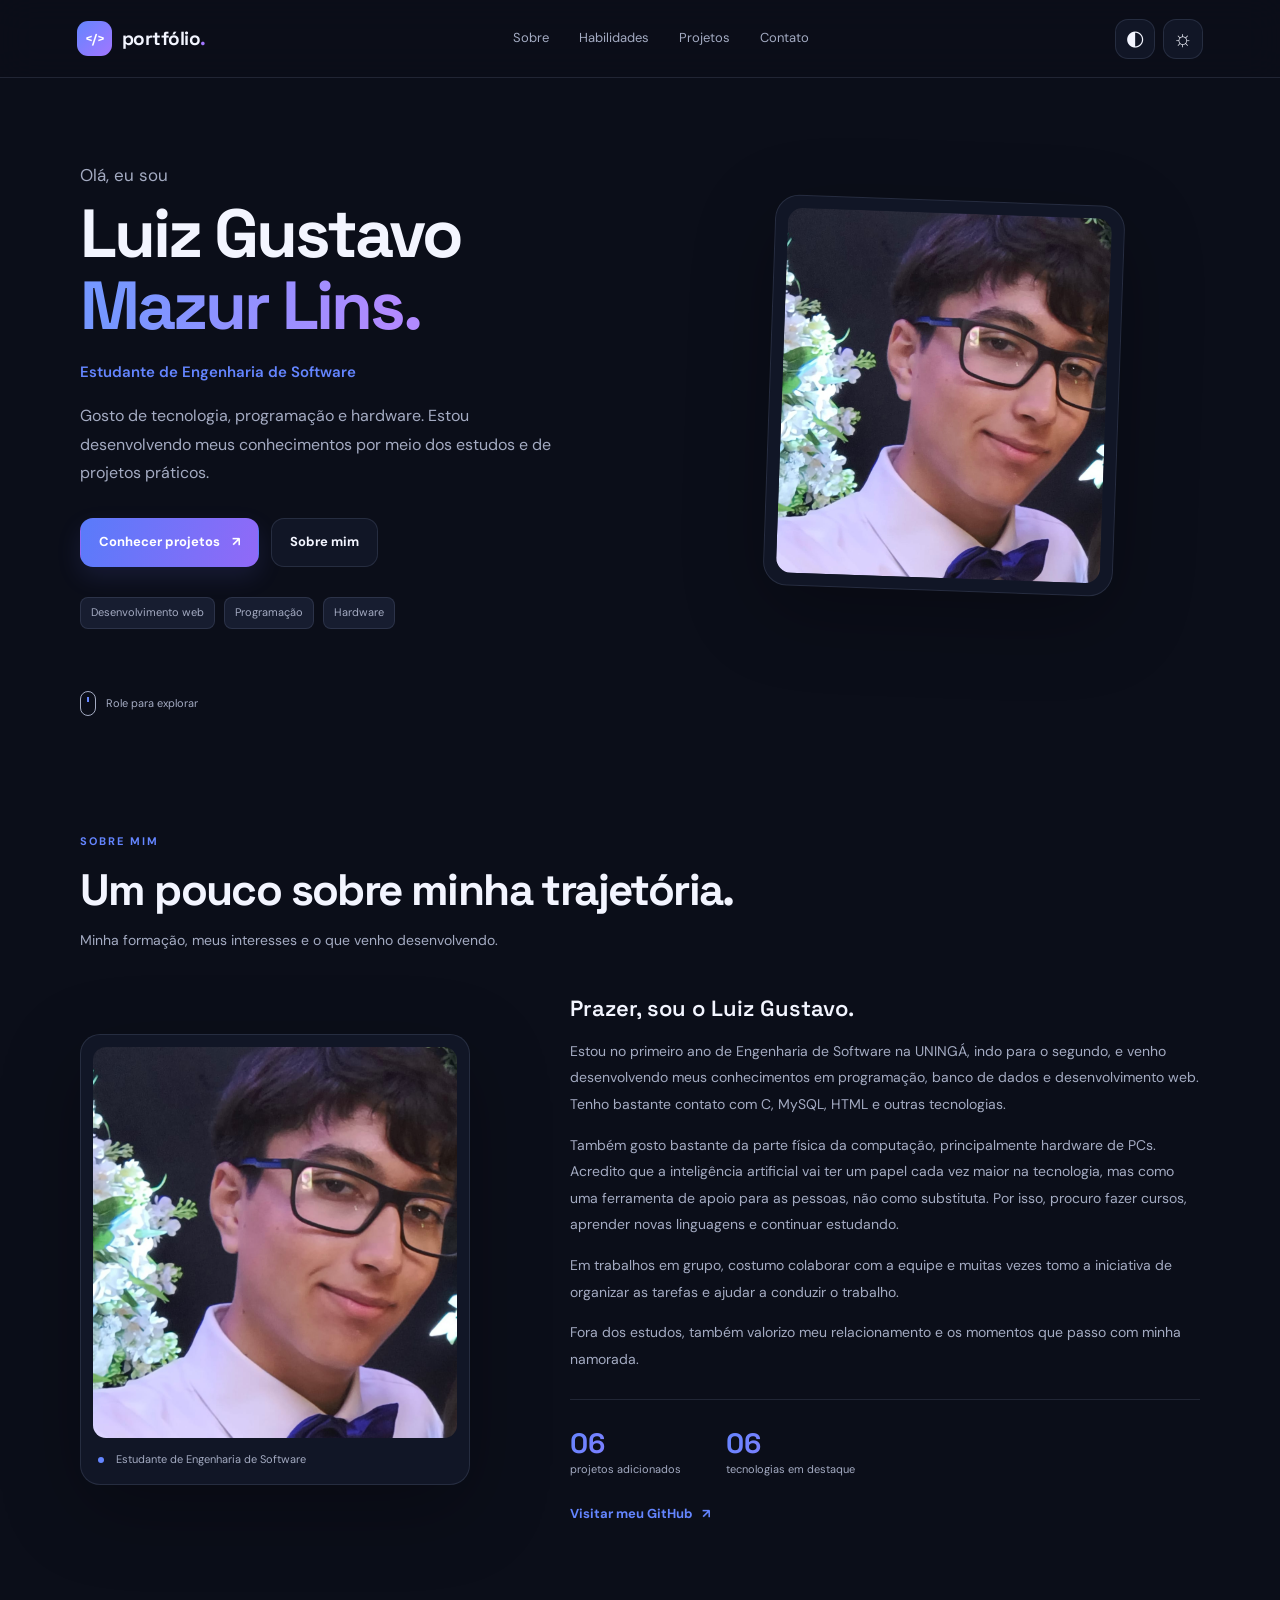
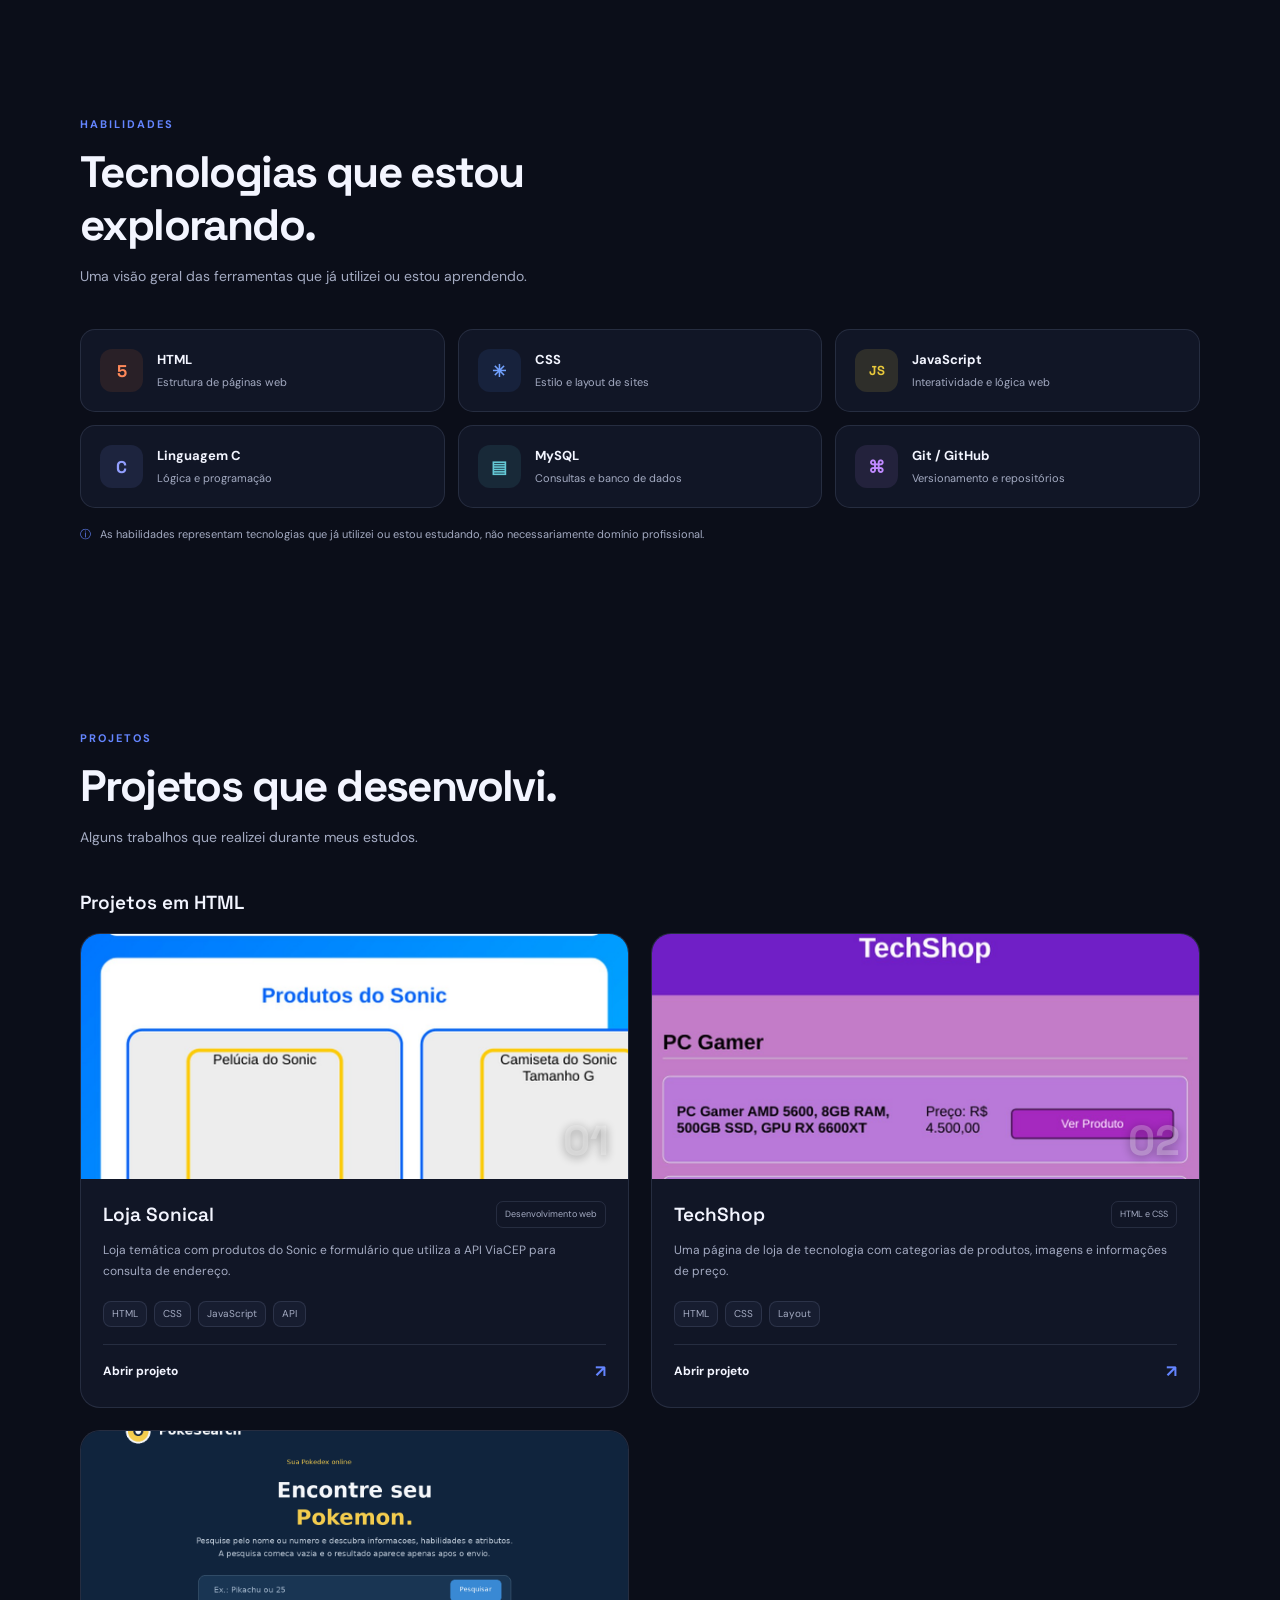
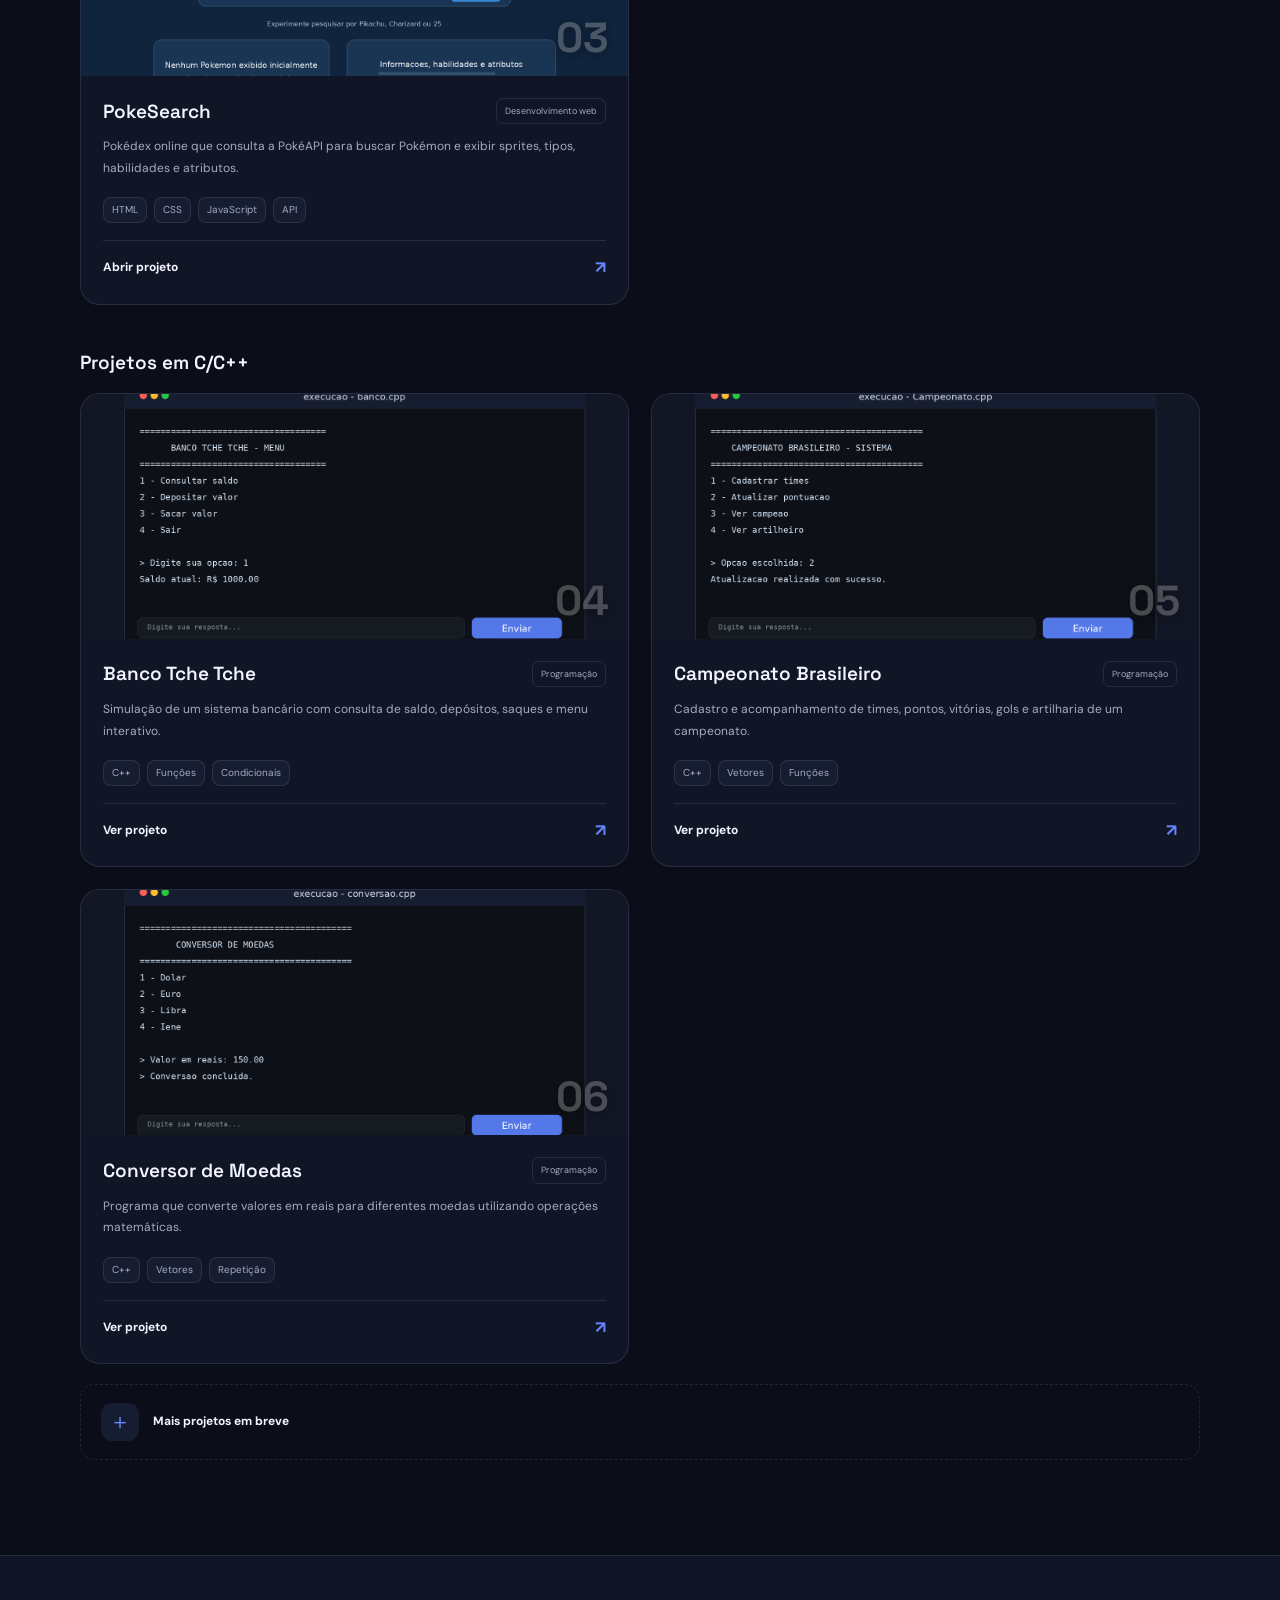
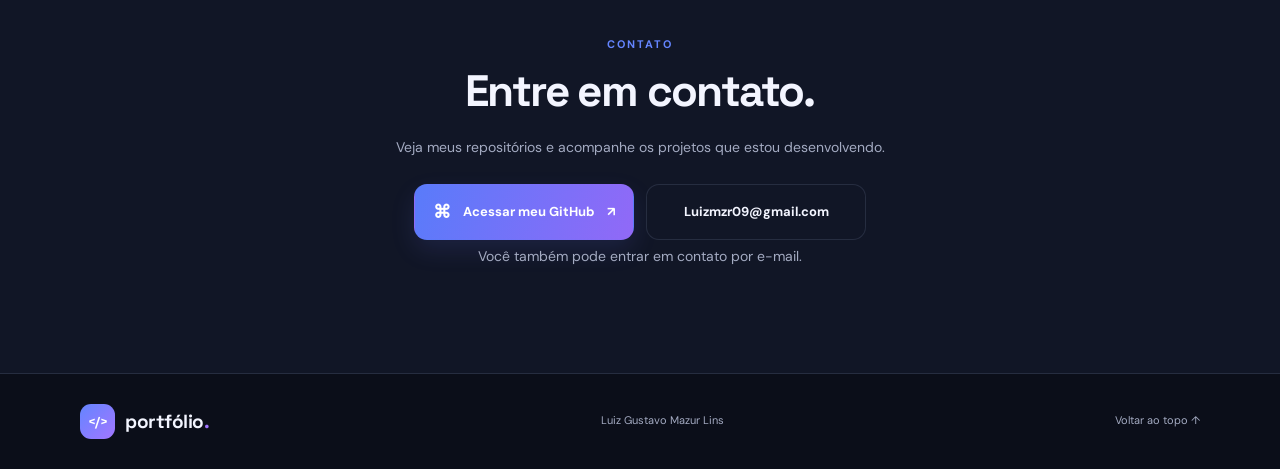
<file: index.html>
<!DOCTYPE html>

<html data-theme="dark" lang="pt-BR">
<head>
<meta charset="utf-8"/>
<meta content="width=device-width, initial-scale=1" name="viewport"/>
<meta content="Portfólio de Luiz Gustavo Mazur Lins, estudante de Engenharia de Software, com projetos de desenvolvimento web e programação." name="description"/>
<title>Luiz Gustavo Mazur Lins | Portfólio</title>
<link href="css/style.css" rel="stylesheet"/>
<script defer="" src="js/script.js"></script>
</head>
<body>
<div class="scroll-progress" id="scrollProgress"></div>
<header class="topbar">
<a aria-label="Voltar ao início" class="brand" href="#inicio">
<span class="brand-mark">&lt;/&gt;</span>
<span>portfólio<span class="brand-dot">.</span></span>
</a>
<nav aria-label="Navegação principal" class="nav" id="navMenu">
<a href="#sobre">Sobre</a>
<a href="#habilidades">Habilidades</a>
<a href="#projetos">Projetos</a>
<a href="#contato">Contato</a>
</nav>
<div class="top-actions">
<div class="appearance-control">
<button aria-expanded="false" aria-label="Personalizar aparência" class="appearance-toggle" id="appearanceToggle" type="button">
<span aria-hidden="true">◐</span>
</button>
<div class="appearance-panel" hidden="" id="appearancePanel">
<h3>Aparência</h3>
<label for="colorPreset">Tema</label>
<select id="colorPreset">
<option value="dark">Escuro original</option>
<option value="light">Claro original</option>
<option value="navy">Azul-marinho</option>
<option value="graphite">Grafite</option>
<option value="green">Verde</option>
<option value="purple">Roxo</option>
<option value="custom">Personalizado</option>
</select>
<label for="customBackground">Cor personalizada</label>
<input id="customBackground" type="color" value="#111827"/>
<button id="appearanceReset" type="button">Restaurar padrão</button>
</div>
</div>
<button aria-label="Alternar tema claro e escuro" class="theme-toggle" id="themeToggle" title="Alternar tema" type="button">
<span aria-hidden="true" id="themeIcon">☼</span>
</button>
<button aria-expanded="false" aria-label="Abrir menu" class="menu-toggle" id="menuToggle" type="button">☰</button>
</div>
</header>
<main>
<!-- INÍCIO -->
<section class="hero section-wrap" id="inicio">
<div class="hero-copy reveal">
<p class="hero-kicker">Olá, eu sou</p>
<h1>
          Luiz Gustavo<br/>
<span class="gradient-text">Mazur Lins.</span>
</h1>
<p class="hero-role">Estudante de Engenharia de Software</p>
<p class="hero-description">
          Gosto de tecnologia, programação e hardware. Estou desenvolvendo
          meus conhecimentos por meio dos estudos e de projetos práticos.
        </p>
<div class="hero-buttons">
<a class="button button-primary" href="#projetos">
            Conhecer projetos <span aria-hidden="true">↗</span>
</a>
<a class="button button-secondary" href="#sobre">Sobre mim</a>
</div>
<div aria-label="Áreas de interesse" class="hero-tags">
<span>Desenvolvimento web</span>
<span>Programação</span>
<span>Hardware</span>
</div>
</div>
<div class="hero-art reveal">
<div class="hero-photo-frame">
<img alt="Foto de Luiz Gustavo" class="hero-profile-photo" loading="eager" src="assets/foto-perfil.jpeg"/>
</div>
</div>
<a class="scroll-cue" href="#sobre">
<span></span> Role para explorar
      </a>
</section>
<!-- SOBRE MIM -->
<section class="section-wrap section-block" id="sobre">
<div class="section-heading reveal">
<p class="eyebrow">SOBRE MIM</p>
<h2>Um pouco sobre minha trajetória.</h2>
<p class="section-intro">
          Minha formação, meus interesses e o que venho desenvolvendo.
        </p>
</div>
<div class="about-grid">
<div class="photo-card reveal">
<img alt="Luiz Gustavo usando camisa social e gravata borboleta" class="about-profile-photo" loading="lazy" src="assets/foto-perfil.jpeg"/>
<div class="photo-caption">
<span class="caption-dot"></span>
            Estudante de Engenharia de Software
          </div>
</div>
<div class="about-content reveal">
<h3>Prazer, sou o Luiz Gustavo.</h3>
<p>
            Estou no primeiro ano de Engenharia de Software na UNINGÁ,
            indo para o segundo, e venho desenvolvendo meus conhecimentos
            em programação, banco de dados e desenvolvimento web. Tenho
            bastante contato com C, MySQL, HTML e outras tecnologias.
          </p>
<p>
            Também gosto bastante da parte física da computação,
            principalmente hardware de PCs. Acredito que a inteligência
            artificial vai ter um papel cada vez maior na tecnologia,
            mas como uma ferramenta de apoio para as pessoas, não como
            substituta. Por isso, procuro fazer cursos, aprender novas
            linguagens e continuar estudando.
          </p>
<p>
            Em trabalhos em grupo, costumo colaborar com a equipe e muitas
            vezes tomo a iniciativa de organizar as tarefas e ajudar a
            conduzir o trabalho.
          </p>
<p>
            Fora dos estudos, também valorizo meu relacionamento e os
            momentos que passo com minha namorada.
          </p>
<div class="about-facts">
<div>
<span class="fact-number">06</span>
<span class="fact-label">projetos adicionados</span>
</div>
<div>
<span class="fact-number">06</span>
<span class="fact-label">tecnologias em destaque</span>
</div>
</div>
<a class="text-link" href="https://github.com/luizmzr09" rel="noopener noreferrer" target="_blank">
            Visitar meu GitHub <span>↗</span>
</a>
</div>
</div>
</section>
<!-- HABILIDADES -->
<section class="section-wrap section-block" id="habilidades">
<div class="section-heading reveal">
<p class="eyebrow">HABILIDADES</p>
<h2>Tecnologias que estou explorando.</h2>
<p class="section-intro">
          Uma visão geral das ferramentas que já utilizei ou estou aprendendo.
        </p>
</div>
<div class="skills-grid">
<article class="skill-card reveal">
<span class="skill-icon html-icon">5</span>
<div>
<h3>HTML</h3>
<p>Estrutura de páginas web</p>
</div>
<span class="skill-arrow">↗</span>
</article>
<article class="skill-card reveal">
<span class="skill-icon css-icon">✳</span>
<div>
<h3>CSS</h3>
<p>Estilo e layout de sites</p>
</div>
<span class="skill-arrow">↗</span>
</article>
<article class="skill-card reveal">
<span class="skill-icon js-icon">JS</span>
<div>
<h3>JavaScript</h3>
<p>Interatividade e lógica web</p>
</div>
<span class="skill-arrow">↗</span>
</article>
<article class="skill-card reveal">
<span class="skill-icon c-icon">C</span>
<div>
<h3>Linguagem C</h3>
<p>Lógica e programação</p>
</div>
<span class="skill-arrow">↗</span>
</article>
<article class="skill-card reveal">
<span class="skill-icon sql-icon">▤</span>
<div>
<h3>MySQL</h3>
<p>Consultas e banco de dados</p>
</div>
<span class="skill-arrow">↗</span>
</article>
<article class="skill-card reveal">
<span class="skill-icon git-icon">⌘</span>
<div>
<h3>Git / GitHub</h3>
<p>Versionamento e repositórios</p>
</div>
<span class="skill-arrow">↗</span>
</article>
</div>
<p class="skills-note">
<span aria-hidden="true">ⓘ</span>
        As habilidades representam tecnologias que já utilizei ou estou
        estudando, não necessariamente domínio profissional.
      </p>
</section>
<!-- PROJETOS -->
<section class="section-wrap section-block projects-section" id="projetos">
<div class="section-heading reveal">
<p class="eyebrow">PROJETOS</p>
<h2>Projetos que desenvolvi.</h2>
<p class="section-intro">
          Alguns trabalhos que realizei durante meus estudos.
        </p>
</div>
<h3 class="project-category-title">Projetos em HTML</h3><div class="projects-grid"><article class="project-card reveal">
<div class="project-preview">
<img alt="Captura da parte principal do site Loja Sonical, com o cabeçalho e os produtos" loading="lazy" src="assets/loja-sonical-card.jpg">
<span class="project-number">01</span>
</img></div>
<div class="project-info">
<div class="project-title-row">
<h3>Loja Sonical</h3>
<span class="project-type">Desenvolvimento web</span>
</div>
<p>
              Loja temática com produtos do Sonic e formulário que utiliza
              a API ViaCEP para consulta de endereço.
            </p>
<div class="tech-tags">
<span>HTML</span>
<span>CSS</span>
<span>JavaScript</span>
<span>API</span>
</div>
<button class="project-open" data-project="sonical" type="button">
              Abrir projeto <span>↗</span>
</button>
</div>
</article><article class="project-card reveal">
<div class="project-preview">
<img alt="Captura da parte principal do site TechShop, com a lista de PCs gamer" loading="lazy" src="assets/techshop-card.jpg">
<span class="project-number">02</span>
</img></div>
<div class="project-info">
<div class="project-title-row">
<h3>TechShop</h3>
<span class="project-type">HTML e CSS</span>
</div>
<p>
              Uma página de loja de tecnologia com categorias de produtos,
              imagens e informações de preço.
            </p>
<div class="tech-tags">
<span>HTML</span>
<span>CSS</span>
<span>Layout</span>
</div>
<button class="project-open" data-project="techshop" type="button">
              Abrir projeto <span>↗</span>
</button>
</div>
</article><article class="project-card reveal">
<div class="project-preview"><img alt="Prévia da tela inicial do site PokeSearch, com barra de pesquisa e layout azul" loading="lazy" src="assets/pokesearch-card.png"/><span class="project-number">03</span></div>
<div class="project-info">
<div class="project-title-row">
<h3>PokeSearch</h3>
<span class="project-type">Desenvolvimento web</span>
</div>
<p>
            Pokédex online que consulta a PokéAPI para buscar Pokémon e exibir
            sprites, tipos, habilidades e atributos.
          </p>
<div class="tech-tags">
<span>HTML</span>
<span>CSS</span>
<span>JavaScript</span>
<span>API</span>
</div>
<button class="project-open" data-project="pokesearch" type="button">Abrir projeto <span>↗</span></button>
</div>
</article></div><h3 class="project-category-title">Projetos em C/C++</h3><div class="projects-grid"><article class="project-card reveal">
<div class="project-preview"><img alt="Prévia do terminal do projeto Banco Tche Tche" loading="lazy" src="assets/banco-terminal-card.png"/><span class="project-number">04</span></div>
<div class="project-info">
<div class="project-title-row">
<h3>Banco Tche Tche</h3>
<span class="project-type">Programação</span>
</div>
<p>
              Simulação de um sistema bancário com consulta de saldo,
              depósitos, saques e menu interativo.
            </p>
<div class="tech-tags">
<span>C++</span>
<span>Funções</span>
<span>Condicionais</span>
</div>
<a class="project-open" href="projetos/c/banco.html">
              Ver projeto <span>↗</span>
</a>
</div>
</article><article class="project-card reveal">
<div class="project-preview"><img alt="Prévia do terminal do projeto Campeonato Brasileiro" loading="lazy" src="assets/campeonato-terminal-card.png"/><span class="project-number">05</span></div>
<div class="project-info">
<div class="project-title-row">
<h3>Campeonato Brasileiro</h3>
<span class="project-type">Programação</span>
</div>
<p>
              Cadastro e acompanhamento de times, pontos, vitórias,
              gols e artilharia de um campeonato.
            </p>
<div class="tech-tags">
<span>C++</span>
<span>Vetores</span>
<span>Funções</span>
</div>
<a class="project-open" href="projetos/c/campeonato.html">
              Ver projeto <span>↗</span>
</a>
</div>
</article><article class="project-card reveal">
<div class="project-preview"><img alt="Prévia do terminal do projeto Conversor de Moedas" loading="lazy" src="assets/conversor-terminal-card.png"/><span class="project-number">06</span></div>
<div class="project-info">
<div class="project-title-row">
<h3>Conversor de Moedas</h3>
<span class="project-type">Programação</span>
</div>
<p>
              Programa que converte valores em reais para diferentes
              moedas utilizando operações matemáticas.
            </p>
<div class="tech-tags">
<span>C++</span>
<span>Vetores</span>
<span>Repetição</span>
</div>
<a class="project-open" href="projetos/c/conversor.html">
              Ver projeto <span>↗</span>
</a>
</div>
</article></div>
<!-- POKESEARCH -->
<div class="more-projects reveal">
<span class="more-icon">＋</span>
<p><strong>Mais projetos em breve</strong></p>
</div>
</section>
<!-- CONTATO -->
<section class="contact-section" id="contato">
<div class="section-wrap contact-inner reveal">
<p class="eyebrow">CONTATO</p>
<h2>Entre em contato.</h2>
<p>
          Veja meus repositórios e acompanhe os projetos que estou desenvolvendo.
        </p>

<div class="contact-actions"><a class="button button-primary github-button" href="https://github.com/luizmzr09" rel="noopener noreferrer" target="_blank"><span class="github-mark">⌘</span> Acessar meu GitHub <span>↗</span></a><a class="button button-secondary email-button" href="mailto:Luizmzr09@gmail.com?subject=Contato%20pelo%20portf%C3%B3lio">Luizmzr09@gmail.com</a></div><p class="contact-email-note">Você também pode entrar em contato por e-mail.</p></div>
</section>
</main>
<footer class="footer">
<a class="brand" href="#inicio">
<span class="brand-mark">&lt;/&gt;</span>
<span>portfólio<span class="brand-dot">.</span></span>
</a>
<p>Luiz Gustavo Mazur Lins</p>
<a class="back-top" href="#inicio">Voltar ao topo ↑</a>
</footer>
<!-- MODAL DOS PROJETOS WEB: IDs preservados para o JavaScript -->
<div aria-hidden="true" class="modal" id="projectModal">
<div class="modal-backdrop" data-close-modal=""></div>
<section aria-labelledby="modalTitle" aria-modal="true" class="modal-panel" role="dialog">
<div class="modal-header">
<div>
<span class="modal-eyebrow">PRÉVIA INTERATIVA</span>
<h2 id="modalTitle">Projeto</h2>
</div>
<button aria-label="Fechar prévia" class="modal-close" id="modalClose" type="button">×</button>
</div>
<iframe id="projectFrame" loading="lazy" src="about:blank" title="Prévia interativa do projeto"></iframe>
<div class="modal-footer">
<span>O projeto está sendo exibido dentro do portfólio.</span>
<button class="button button-secondary" id="modalCloseBottom" type="button">Fechar janela</button>
</div>
</section>
</div>
</body>
</html>
</file>
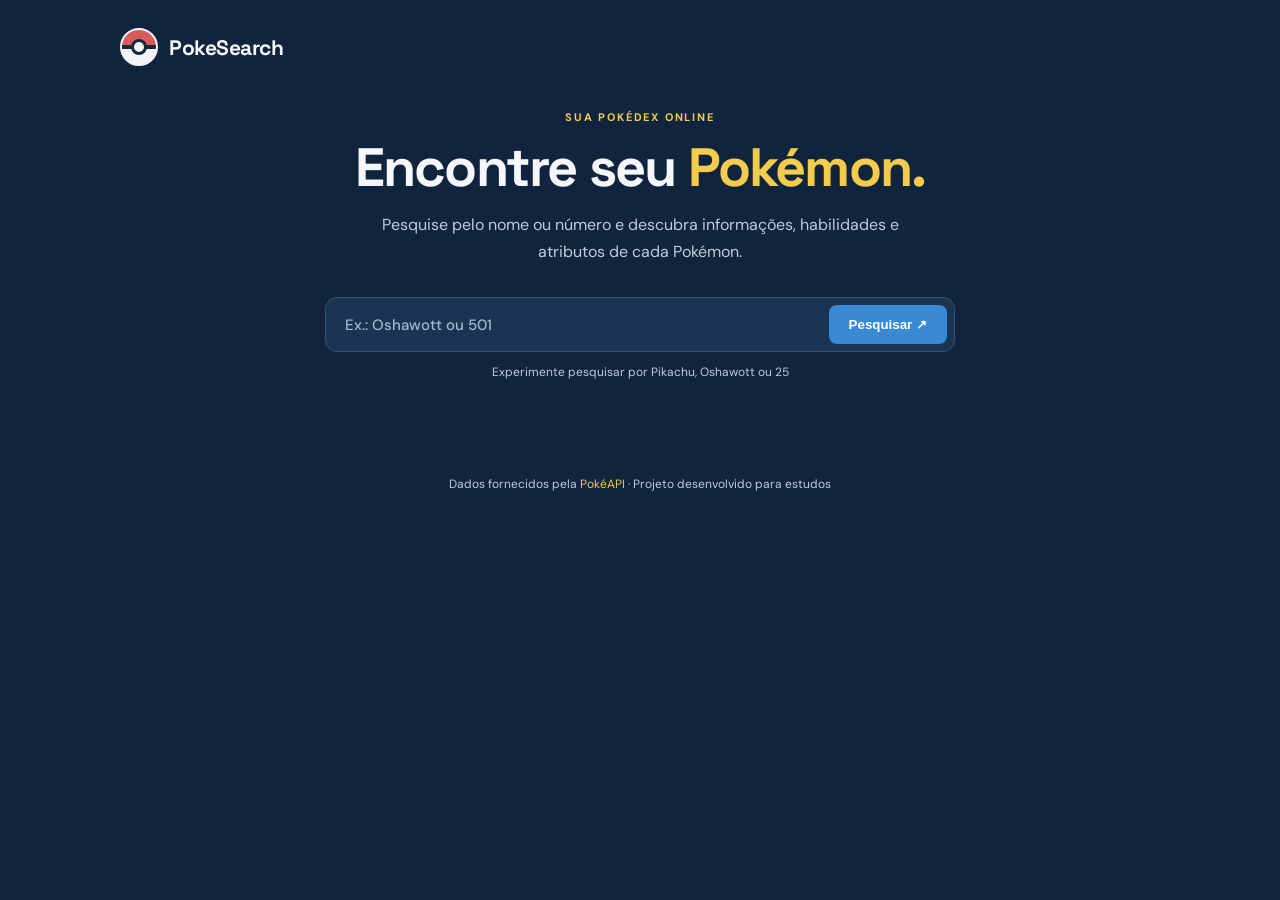
<file: projetos/pokesearch/index.html>
<!DOCTYPE html>
<html lang="pt-BR">
<head>
  <meta charset="UTF-8">
  <meta name="viewport" content="width=device-width, initial-scale=1.0">
  <meta name="description" content="Pesquise Pokémon e consulte seus tipos, habilidades e atributos com o PokeSearch.">
  <title>PokeSearch | Pokédex</title>
  <link rel="preconnect" href="https://fonts.googleapis.com">
  <link rel="preconnect" href="https://fonts.gstatic.com" crossorigin>
  <link href="https://fonts.googleapis.com/css2?family=DM+Sans:wght@400;500;600;700&family=Space+Grotesk:wght@500;600;700&display=swap" rel="stylesheet">
  <style>
    :root { color-scheme: dark; --bg:#10243d; --panel:#193553; --panel2:#254360; --line:#36516b; --text:#f5f7fa; --muted:#c0ccda; --accent:#3989d4; --yellow:#f3cc4e; --red:#d95b59; }
    * { box-sizing: border-box; }
    body { margin:0; min-height:100vh; background:var(--bg); color:var(--text); font-family:'DM Sans',sans-serif; }
    .wrap { width:min(1040px,calc(100% - 36px)); margin:auto; padding:28px 0 48px; }
    .top { display:flex; align-items:center; justify-content:flex-start; margin-bottom:44px; }
    .brand { display:flex; align-items:center; gap:11px; font:700 21px 'Space Grotesk',sans-serif; letter-spacing:-.5px; }
    .brand-mark { width:38px; height:38px; border-radius:50%; background:linear-gradient(to bottom, var(--red) 0 44%, #162740 44% 56%, #f3f5f8 56%); border:2px solid #f0f3f7; display:grid; place-items:center; font-size:17px; color:transparent; position:relative; }
    .brand-mark::after { content:''; position:absolute; width:10px; height:10px; border-radius:50%; background:#f3f5f8; border:3px solid #162740; }
    .hero { text-align:center; max-width:670px; margin:0 auto 32px; }
    .eyebrow { color:var(--yellow); font-size:11px; font-weight:700; letter-spacing:1.8px; text-transform:uppercase; }
    .hero h1 { font:700 clamp(34px,6vw,54px)/1.12 'Space Grotesk',sans-serif; letter-spacing:-1.8px; margin:14px 0; }
    .hero h1 span { color:var(--yellow); }
    .hero p { color:var(--muted); line-height:1.65; margin:0 auto; max-width:530px; }
    .search { max-width:630px; margin:28px auto 12px; display:flex; gap:8px; padding:7px; background:var(--panel); border:1px solid var(--line); border-radius:12px; }
    .search:focus-within { border-color:var(--accent); }
    .search input { min-width:0; flex:1; background:transparent; border:0; outline:0; color:var(--text); padding:0 12px; font:500 15px 'DM Sans',sans-serif; }
    .search input::placeholder { color:#a6b8cb; }
    .search button { border:0; border-radius:8px; padding:12px 20px; background:var(--accent); color:white; font-weight:700; cursor:pointer; }
    .search button:hover { background:#4a9ce9; }
    .search button:disabled { opacity:.65; cursor:wait; }
    .hint { text-align:center; color:var(--muted); font-size:12px; margin-bottom:28px; }
    .status { text-align:center; color:var(--muted); min-height:22px; font-size:14px; }
    .status.error { color:#ffaaa7; }
    .result { display:none; max-width:850px; margin:24px auto 0; grid-template-columns:.9fr 1.1fr; gap:16px; }
    .result.show { display:grid; }
    .pokemon-visual,.details { background:var(--panel); border:1px solid var(--line); border-radius:16px; overflow:hidden; }
    .pokemon-visual { display:flex; flex-direction:column; align-items:center; justify-content:center; min-height:350px; padding:24px; }
    .poke-number { align-self:flex-start; color:var(--yellow); font-size:13px; font-weight:700; }
    .sprite { width:min(240px,90%); height:220px; object-fit:contain; image-rendering:auto; }
    .poke-name { font:700 29px 'Space Grotesk',sans-serif; text-transform:capitalize; margin:4px 0 12px; }
    .types { display:flex; gap:8px; flex-wrap:wrap; justify-content:center; }
    .type { padding:6px 12px; border-radius:6px; background:var(--panel2); border:1px solid var(--line); font-size:11px; text-transform:uppercase; font-weight:700; letter-spacing:.5px; }
    .details { padding:24px; }
    .detail-head { display:flex; justify-content:space-between; align-items:center; margin-bottom:20px; gap:12px; }
    .detail-head h2 { font:600 17px 'Space Grotesk',sans-serif; margin:0; }
    .measure { display:flex; gap:20px; color:var(--muted); font-size:12px; }
    .measure strong { display:block; color:var(--text); font-size:16px; margin-top:4px; }
    .subhead { font-size:11px; color:var(--muted); letter-spacing:1.2px; text-transform:uppercase; font-weight:700; margin:19px 0 12px; }
    .abilities { display:flex; gap:8px; flex-wrap:wrap; }
    .ability { padding:7px 10px; background:var(--panel2); border-radius:6px; font-size:12px; text-transform:capitalize; }
    .stat { display:grid; grid-template-columns:85px 28px 1fr; gap:9px; align-items:center; margin:11px 0; font-size:12px; }
    .stat-name { color:var(--muted); }
    .stat-value { font-weight:700; text-align:right; }
    .bar { height:7px; background:#344b62; border-radius:20px; overflow:hidden; }
    .bar i { height:100%; display:block; border-radius:20px; background:var(--accent); }
    footer { text-align:center; color:var(--muted); font-size:12px; margin-top:46px; }
    footer a { color:var(--yellow); text-decoration:none; }
    footer a:hover { text-decoration:underline; }
    @media(max-width:680px) { .wrap { padding-top:20px; }.top { margin-bottom:32px; }.hero h1 { letter-spacing:-1px; }.search { padding:5px; }.search button { padding:12px 13px; }.result.show { grid-template-columns:1fr; }.pokemon-visual { min-height:280px; }.sprite { height:190px; }.details { padding:20px; }.measure { gap:12px; } }
    @media(max-width:380px) { .detail-head { align-items:flex-start; flex-direction:column; }.stat { grid-template-columns:77px 25px 1fr; gap:6px; } }
  </style>
</head>
<body>
  <main class="wrap">
    <header class="top"><div class="brand"><span class="brand-mark">◉</span> PokeSearch</div></header>
    <section class="hero"><div class="eyebrow">Sua Pokédex online</div><h1>Encontre seu <span>Pokémon.</span></h1><p>Pesquise pelo nome ou número e descubra informações, habilidades e atributos de cada Pokémon.</p></section>
    <form class="search" id="searchForm"><input id="pokemonInput" type="search" placeholder="Ex.: Oshawott ou 501" autocomplete="off" aria-label="Nome ou número do Pokémon"><button id="searchButton" type="submit">Pesquisar ↗</button></form>
    <div class="hint">Experimente pesquisar por Pikachu, Oshawott ou 25</div>
    <div class="status" id="status" role="status" aria-live="polite"></div>
    <section class="result" id="result" aria-label="Resultado da pesquisa">
      <article class="pokemon-visual"><div class="poke-number" id="pokeNumber">#000</div><img class="sprite" id="sprite" alt=""><h2 class="poke-name" id="pokeName"></h2><div class="types" id="types"></div></article>
      <article class="details"><div class="detail-head"><h2>Informações</h2><div class="measure"><div>Altura<strong id="height">—</strong></div><div>Peso<strong id="weight">—</strong></div></div></div><div class="subhead">Habilidades</div><div class="abilities" id="abilities"></div><div class="subhead">Atributos base</div><div id="stats"></div></article>
    </section>
    <footer>Dados fornecidos pela <a href="https://pokeapi.co/" target="_blank" rel="noopener">PokéAPI</a> · Projeto desenvolvido para estudos</footer>
  </main>
<script>
  const form=document.getElementById('searchForm');
  const input=document.getElementById('pokemonInput');
  const button=document.getElementById('searchButton');
  const statusBox=document.getElementById('status');
  const result=document.getElementById('result');
  const statNames={hp:'HP',attack:'Ataque',defense:'Defesa','special-attack':'Atq. especial','special-defense':'Def. especial',speed:'Velocidade'};
  const typeNames={normal:'Normal',fire:'Fogo',water:'Água',electric:'Elétrico',grass:'Planta',ice:'Gelo',fighting:'Lutador',poison:'Veneno',ground:'Terra',flying:'Voador',psychic:'Psíquico',bug:'Inseto',rock:'Pedra',ghost:'Fantasma',dragon:'Dragão',dark:'Sombrio',steel:'Aço',fairy:'Fada'};
  function titleCase(value){return value.replace(/-/g,' ').replace(/\b\w/g,c=>c.toUpperCase())}
  function setStatus(message,error=false){statusBox.textContent=message;statusBox.classList.toggle('error',error)}
  async function searchPokemon(query){
    const term=query.trim().toLowerCase();if(!term){setStatus('Digite o nome ou número de um Pokémon.',true);return}
    button.disabled=true;button.textContent='Buscando...';result.classList.remove('show');setStatus('Consultando a PokéAPI...');
    try{
      const response=await fetch(`https://pokeapi.co/api/v2/pokemon/${encodeURIComponent(term)}`);
      if(!response.ok){if(response.status===404)throw new Error('Pokémon não encontrado. Confira o nome ou número e tente novamente.');throw new Error('Não foi possível consultar a API agora. Tente novamente.')}
      const p=await response.json();
      document.getElementById('pokeNumber').textContent=`#${String(p.id).padStart(3,'0')}`;
      document.getElementById('pokeName').textContent=titleCase(p.name);
      const sprite=document.getElementById('sprite');sprite.src=p.sprites.other?.['official-artwork']?.front_default||p.sprites.front_default||'';sprite.alt=`Imagem de ${p.name}`;
      document.getElementById('types').innerHTML=p.types.map(t=>`<span class="type">${typeNames[t.type.name]||titleCase(t.type.name)}</span>`).join('');
      document.getElementById('height').textContent=`${(p.height/10).toFixed(1).replace('.',',')} m`;
      document.getElementById('weight').textContent=`${(p.weight/10).toFixed(1).replace('.',',')} kg`;
      document.getElementById('abilities').innerHTML=p.abilities.map(a=>`<span class="ability">${titleCase(a.ability.name)}${a.is_hidden?' · oculta':''}</span>`).join('');
      document.getElementById('stats').innerHTML=p.stats.map(s=>{const name=statNames[s.stat.name]||titleCase(s.stat.name);const value=s.base_stat;return `<div class="stat"><span class="stat-name">${name}</span><span class="stat-value">${value}</span><span class="bar"><i style="width:${Math.min(value/255*100,100)}%"></i></span></div>`}).join('');
      result.classList.add('show');setStatus(`Resultado encontrado: ${titleCase(p.name)}.`);
    }catch(error){setStatus(error.message||'Ocorreu um erro ao buscar o Pokémon.',true)}
    finally{button.disabled=false;button.textContent='Pesquisar ↗'}
  }
  form.addEventListener('submit',event=>{event.preventDefault();searchPokemon(input.value)});
  // A pesquisa começa vazia; o resultado aparece somente após o envio.
</script>
</body>
</html>
</file>
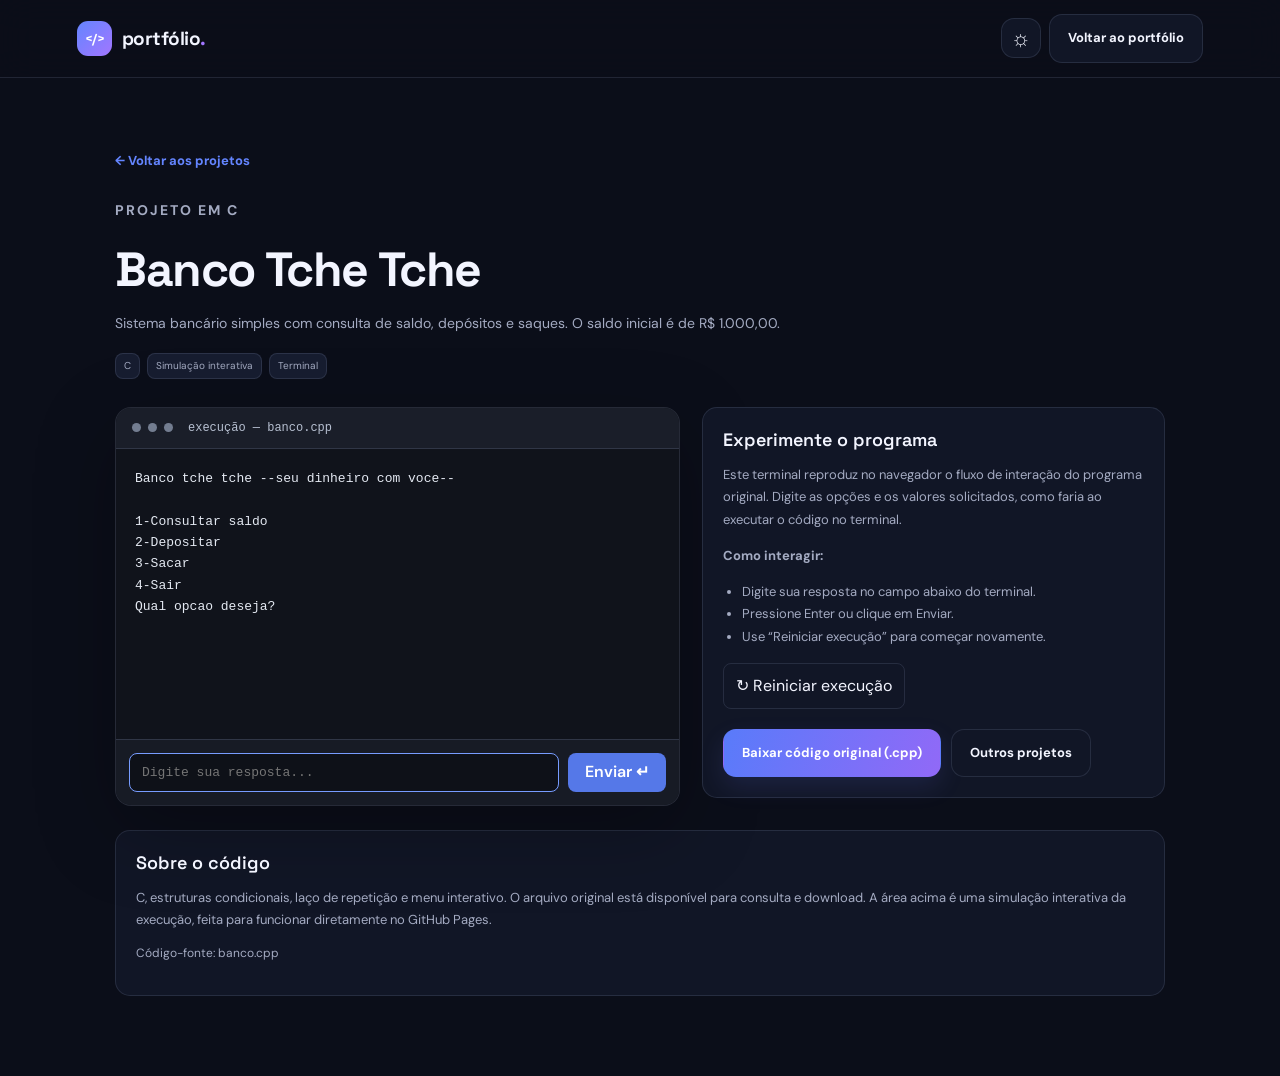
<file: projetos/c/banco.html>
<!doctype html>
<html lang="pt-BR" data-theme="dark">

<head>
    <meta charset="utf-8">
    <meta name="viewport" content="width=device-width, initial-scale=1">

    <title>Banco Tche Tche | Luiz Gustavo</title>

    <link rel="stylesheet" href="../../css/style.css">

    <script src="../../js/script.js" defer></script>
    <script src="simulador.js" defer></script>
</head>

<body>

    <header class="topbar">
        <a href="../../index.html" class="brand">
            <span class="brand-mark">&lt;/&gt;</span>
            <span>portfólio<span class="brand-dot">.</span></span>
        </a>

        <div class="top-actions">
            <button class="theme-toggle" id="themeToggle" type="button" aria-label="Alternar tema">
                <span id="themeIcon">☼</span>
            </button>

            <a href="../../index.html#projetos" class="button button-secondary">
                Voltar ao portfólio
            </a>
        </div>
    </header>

    <main class="c-project-page" data-program="banco">

        <a class="text-link" href="../../index.html#projetos">
            ← Voltar aos projetos
        </a>

        <section class="c-project-heading">
            <p class="eyebrow">PROJETO EM C</p>

            <h1>Banco Tche Tche</h1>

            <p>
                Sistema bancário simples com consulta de saldo,
                depósitos e saques. O saldo inicial é de R$ 1.000,00.
            </p>

            <div class="tech-tags">
                <span>C</span>
                <span>Simulação interativa</span>
                <span>Terminal</span>
            </div>
        </section>

        <div class="c-project-layout">

            <section class="c-terminal" aria-label="Terminal interativo">

                <div class="c-terminal-top">
                    <span class="terminal-dot"></span>
                    <span class="terminal-dot"></span>
                    <span class="terminal-dot"></span>
                    <span class="terminal-name">execução — banco.cpp</span>
                </div>

                <div class="c-terminal-output" id="terminalOutput" aria-live="polite"></div>

                <form class="c-terminal-form" id="terminalForm">
                    <input
                        id="terminalInput"
                        type="text"
                        autocomplete="off"
                        placeholder="Digite sua resposta..."
                        aria-label="Entrada do programa"
                    >

                    <button type="submit">Enviar ↵</button>
                </form>

            </section>

            <aside class="c-terminal-help">

                <h2>Experimente o programa</h2>

                <p>
                    Este terminal reproduz no navegador o fluxo de interação
                    do programa original. Digite as opções e os valores
                    solicitados, como faria ao executar o código no terminal.
                </p>

                <p><strong>Como interagir:</strong></p>

                <ul>
                    <li>Digite sua resposta no campo abaixo do terminal.</li>
                    <li>Pressione Enter ou clique em Enviar.</li>
                    <li>Use “Reiniciar execução” para começar novamente.</li>
                </ul>

                <button class="reset-terminal" id="terminalReset" type="button">
                    ↻ Reiniciar execução
                </button>

                <div class="c-project-actions">
                    <a class="button button-primary" href="banco.cpp" download>
                        Baixar código original (.cpp)
                    </a>

                    <a class="button button-secondary" href="../../index.html#projetos">
                        Outros projetos
                    </a>
                </div>

            </aside>

        </div>

        <section class="c-code-panel">

            <h2>Sobre o código</h2>

            <p style="color:var(--muted);font-size:13px;line-height:1.7">
                C, estruturas condicionais, laço de repetição e menu interativo.
                O arquivo original está disponível para consulta e download.
                A área acima é uma simulação interativa da execução, feita
                para funcionar diretamente no GitHub Pages.
            </p>

            <p style="color:var(--muted);font-size:12px">
                Código-fonte:
                <a href="banco.cpp" download>banco.cpp</a>
            </p>

        </section>

    </main>

</body>
</html>
</file>
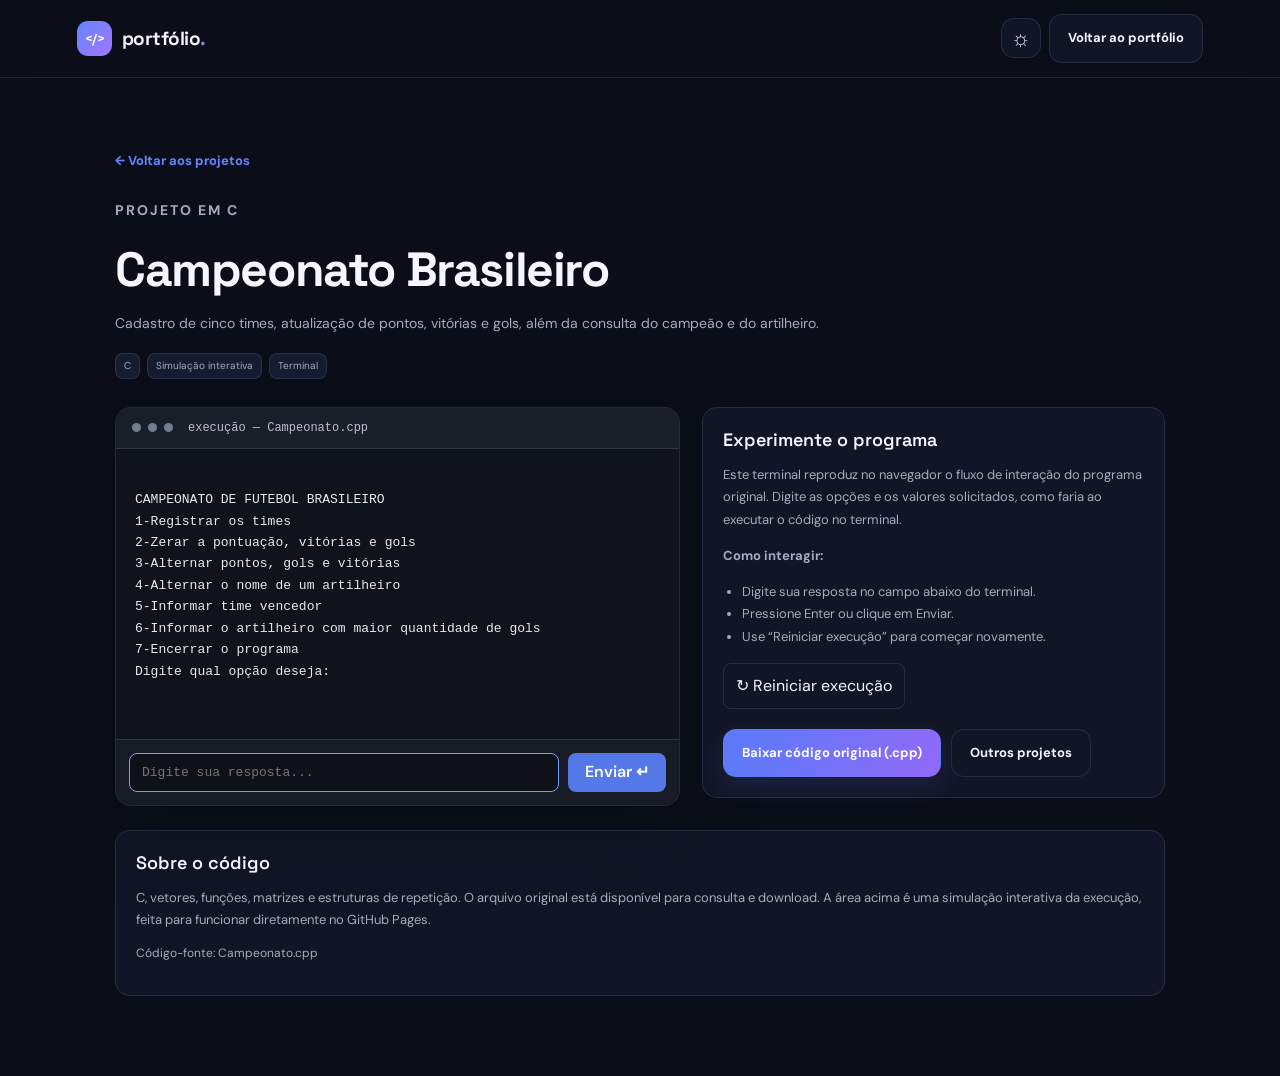
<file: projetos/c/campeonato.html>
<!doctype html>
<html lang="pt-BR" data-theme="dark">

<head>
    <meta charset="utf-8">
    <meta name="viewport" content="width=device-width, initial-scale=1">

    <title>Campeonato Brasileiro | Luiz Gustavo</title>

    <link rel="stylesheet" href="../../css/style.css">

    <script src="../../js/script.js" defer></script>
    <script src="simulador.js" defer></script>
</head>

<body>

    <header class="topbar">
        <a href="../../index.html" class="brand">
            <span class="brand-mark">&lt;/&gt;</span>
            <span>portfólio<span class="brand-dot">.</span></span>
        </a>

        <div class="top-actions">
            <button class="theme-toggle" id="themeToggle" type="button" aria-label="Alternar tema">
                <span id="themeIcon">☼</span>
            </button>

            <a href="../../index.html#projetos" class="button button-secondary">
                Voltar ao portfólio
            </a>
        </div>
    </header>

    <main class="c-project-page" data-program="campeonato">

        <a class="text-link" href="../../index.html#projetos">
            ← Voltar aos projetos
        </a>

        <section class="c-project-heading">

            <p class="eyebrow">PROJETO EM C</p>

            <h1>Campeonato Brasileiro</h1>

            <p>
                Cadastro de cinco times, atualização de pontos,
                vitórias e gols, além da consulta do campeão
                e do artilheiro.
            </p>

            <div class="tech-tags">
                <span>C</span>
                <span>Simulação interativa</span>
                <span>Terminal</span>
            </div>

        </section>

        <div class="c-project-layout">

            <section class="c-terminal" aria-label="Terminal interativo">

                <div class="c-terminal-top">
                    <span class="terminal-dot"></span>
                    <span class="terminal-dot"></span>
                    <span class="terminal-dot"></span>
                    <span class="terminal-name">execução — Campeonato.cpp</span>
                </div>

                <div class="c-terminal-output" id="terminalOutput" aria-live="polite"></div>

                <form class="c-terminal-form" id="terminalForm">

                    <input
                        id="terminalInput"
                        type="text"
                        autocomplete="off"
                        placeholder="Digite sua resposta..."
                        aria-label="Entrada do programa"
                    >

                    <button type="submit">Enviar ↵</button>

                </form>

            </section>

            <aside class="c-terminal-help">

                <h2>Experimente o programa</h2>

                <p>
                    Este terminal reproduz no navegador o fluxo de interação
                    do programa original. Digite as opções e os valores
                    solicitados, como faria ao executar o código no terminal.
                </p>

                <p><strong>Como interagir:</strong></p>

                <ul>
                    <li>Digite sua resposta no campo abaixo do terminal.</li>
                    <li>Pressione Enter ou clique em Enviar.</li>
                    <li>Use “Reiniciar execução” para começar novamente.</li>
                </ul>

                <button class="reset-terminal" id="terminalReset" type="button">
                    ↻ Reiniciar execução
                </button>

                <div class="c-project-actions">

                    <a class="button button-primary" href="Campeonato.cpp" download>
                        Baixar código original (.cpp)
                    </a>

                    <a class="button button-secondary" href="../../index.html#projetos">
                        Outros projetos
                    </a>

                </div>

            </aside>

        </div>

        <section class="c-code-panel">

            <h2>Sobre o código</h2>

            <p style="color:var(--muted);font-size:13px;line-height:1.7">
                C, vetores, funções, matrizes e estruturas de repetição.
                O arquivo original está disponível para consulta e download.
                A área acima é uma simulação interativa da execução,
                feita para funcionar diretamente no GitHub Pages.
            </p>

            <p style="color:var(--muted);font-size:12px">
                Código-fonte:
                <a href="Campeonato.cpp" download>Campeonato.cpp</a>
            </p>

        </section>

    </main>

</body>
</html>
</file>
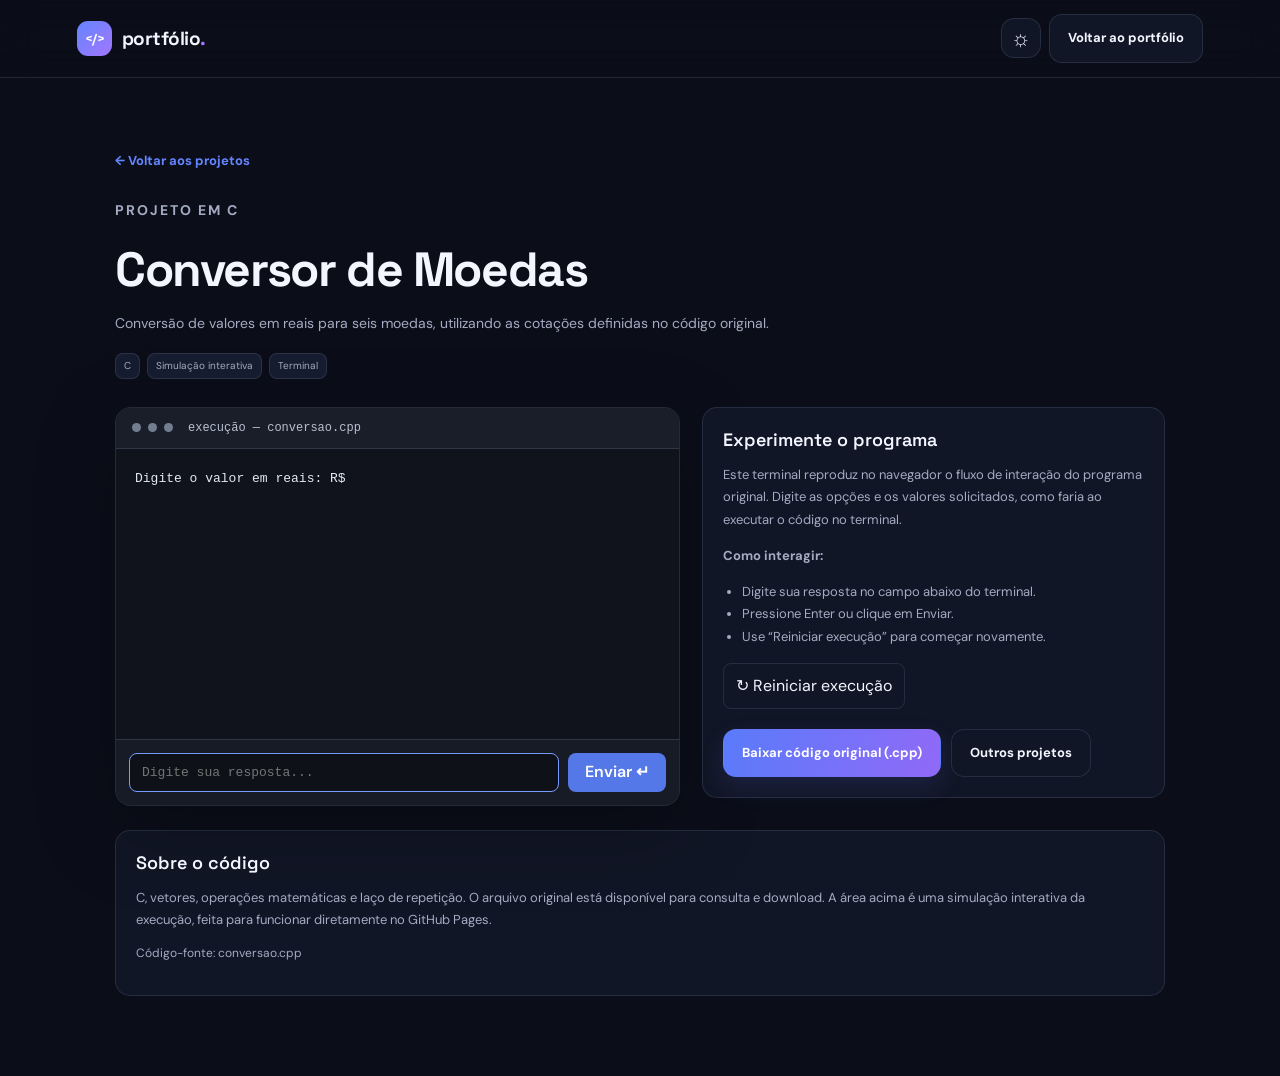
<file: projetos/c/conversor.html>
<!doctype html>
<html lang="pt-BR" data-theme="dark">

<head>
    <meta charset="utf-8">
    <meta name="viewport" content="width=device-width, initial-scale=1">

    <title>Conversor de Moedas | Luiz Gustavo</title>

    <link rel="stylesheet" href="../../css/style.css">

    <script src="../../js/script.js" defer></script>
    <script src="simulador.js" defer></script>
</head>

<body>

    <header class="topbar">
        <a href="../../index.html" class="brand">
            <span class="brand-mark">&lt;/&gt;</span>
            <span>portfólio<span class="brand-dot">.</span></span>
        </a>

        <div class="top-actions">

            <button class="theme-toggle" id="themeToggle" type="button" aria-label="Alternar tema">
                <span id="themeIcon">☼</span>
            </button>

            <a href="../../index.html#projetos" class="button button-secondary">
                Voltar ao portfólio
            </a>

        </div>
    </header>

    <main class="c-project-page" data-program="conversor">

        <a class="text-link" href="../../index.html#projetos">
            ← Voltar aos projetos
        </a>

        <section class="c-project-heading">

            <p class="eyebrow">PROJETO EM C</p>

            <h1>Conversor de Moedas</h1>

            <p>
                Conversão de valores em reais para seis moedas,
                utilizando as cotações definidas no código original.
            </p>

            <div class="tech-tags">
                <span>C</span>
                <span>Simulação interativa</span>
                <span>Terminal</span>
            </div>

        </section>

        <div class="c-project-layout">

            <section class="c-terminal" aria-label="Terminal interativo">

                <div class="c-terminal-top">
                    <span class="terminal-dot"></span>
                    <span class="terminal-dot"></span>
                    <span class="terminal-dot"></span>
                    <span class="terminal-name">execução — conversao.cpp</span>
                </div>

                <div class="c-terminal-output" id="terminalOutput" aria-live="polite"></div>

                <form class="c-terminal-form" id="terminalForm">

                    <input
                        id="terminalInput"
                        type="text"
                        autocomplete="off"
                        placeholder="Digite sua resposta..."
                        aria-label="Entrada do programa"
                    >

                    <button type="submit">Enviar ↵</button>

                </form>

            </section>

            <aside class="c-terminal-help">

                <h2>Experimente o programa</h2>

                <p>
                    Este terminal reproduz no navegador o fluxo de interação
                    do programa original. Digite as opções e os valores
                    solicitados, como faria ao executar o código no terminal.
                </p>

                <p><strong>Como interagir:</strong></p>

                <ul>
                    <li>Digite sua resposta no campo abaixo do terminal.</li>
                    <li>Pressione Enter ou clique em Enviar.</li>
                    <li>Use “Reiniciar execução” para começar novamente.</li>
                </ul>

                <button class="reset-terminal" id="terminalReset" type="button">
                    ↻ Reiniciar execução
                </button>

                <div class="c-project-actions">

                    <a class="button button-primary" href="conversao.cpp" download>
                        Baixar código original (.cpp)
                    </a>

                    <a class="button button-secondary" href="../../index.html#projetos">
                        Outros projetos
                    </a>

                </div>

            </aside>

        </div>

        <section class="c-code-panel">

            <h2>Sobre o código</h2>

            <p style="color:var(--muted);font-size:13px;line-height:1.7">
                C, vetores, operações matemáticas e laço de repetição.
                O arquivo original está disponível para consulta e download.
                A área acima é uma simulação interativa da execução,
                feita para funcionar diretamente no GitHub Pages.
            </p>

            <p style="color:var(--muted);font-size:12px">
                Código-fonte:
                <a href="conversao.cpp" download>conversao.cpp</a>
            </p>

        </section>

    </main>

</body>
</html>
</file>
<file: css/style.css>
@import url('https://fonts.googleapis.com/css2?family=DM+Sans:wght@400;500;600;700&family=Space+Grotesk:wght@400;500;600;700&display=swap');

/* ==============================
   VARIÁVEIS E TEMAS
============================== */

:root {
    color-scheme: dark;

    --bg: #0b0e19;
    --surface: #111626;
    --surface2: #171d30;
    --text: #f3f5ff;
    --muted: #a4abc2;
    --line: rgba(163, 174, 216, .15);
    --blue: #6485ff;
    --violet: #a276ff;
    --soft: #1b2440;
    --shadow: 0 24px 80px rgba(0, 0, 0, .25);
    --header: rgba(11, 14, 25, .82);
}

html[data-theme="light"] {
    color-scheme: light;

    --bg: #f7f8fd;
    --surface: #fff;
    --surface2: #f0f2fa;
    --text: #171a2b;
    --muted: #646b83;
    --line: rgba(56, 66, 110, .15);
    --soft: #e8ecff;
    --shadow: 0 24px 80px rgba(44, 51, 92, .12);
    --header: rgba(247, 248, 253, .85);
}

/* Temas adicionais */

html[data-theme="navy"] {
    --bg: #101b2d;
    --surface: #17253a;
    --surface2: #20334d;
    --text: #edf3ff;
    --muted: #a5b5cc;
    --line: rgba(160, 190, 230, .16);
    --soft: #263b59;
    --header: rgba(16, 27, 45, .88);
}

html[data-theme="graphite"] {
    --bg: #181818;
    --surface: #222222;
    --surface2: #2c2c2c;
    --text: #f2f2f2;
    --muted: #b0b0b0;
    --line: rgba(255, 255, 255, .12);
    --soft: #353535;
    --header: rgba(24, 24, 24, .88);
}

html[data-theme="green"] {
    --bg: #101c19;
    --surface: #182823;
    --surface2: #21372f;
    --text: #edf8f1;
    --muted: #a7bdb0;
    --line: rgba(150, 210, 175, .15);
    --blue: #61bd8a;
    --violet: #8bc9a4;
    --soft: #294638;
    --header: rgba(16, 28, 25, .88);
}

html[data-theme="purple"] {
    --bg: #191326;
    --surface: #241b34;
    --surface2: #302442;
    --text: #f5efff;
    --muted: #b7a9ca;
    --line: rgba(190, 160, 230, .16);
    --blue: #a78bfa;
    --violet: #c084fc;
    --soft: #392c50;
    --header: rgba(25, 19, 38, .88);
}

/* ==============================
   CONFIGURAÇÕES GERAIS
============================== */

* {
    box-sizing: border-box;
}

html {
    scroll-behavior: smooth;
    scroll-padding-top: 95px;
}

body {
    margin: 0;
    background: var(--bg);
    color: var(--text);
    font-family: 'DM Sans', Arial, sans-serif;
    line-height: 1.6;
    overflow-x: hidden;
    transition: background .3s, color .3s;
}

a {
    color: inherit;
    text-decoration: none;
}

button,
input,
select {
    font: inherit;
}

button {
    cursor: pointer;
}

[hidden] {
    display: none !important;
}

.section-wrap {
    width: min(1120px, 88%);
    margin: auto;
}

/* ==============================
   BARRA DE PROGRESSO
============================== */

.scroll-progress {
    position: fixed;
    z-index: 1000;
    left: 0;
    top: 0;
    height: 3px;
    width: 0;
    background: linear-gradient(90deg, var(--blue), var(--violet));
}

/* ==============================
   CABEÇALHO
============================== */

.topbar {
    height: 78px;
    display: flex;
    align-items: center;
    justify-content: space-between;
    padding: 0 max(6vw, 24px);
    position: sticky;
    top: 0;
    z-index: 50;
    background: var(--header);
    backdrop-filter: blur(18px);
    border-bottom: 1px solid var(--line);
}

.brand {
    display: inline-flex;
    align-items: center;
    gap: 10px;
    font: 700 19px 'Space Grotesk', sans-serif;
    letter-spacing: -.5px;
}

.brand-mark {
    display: grid;
    place-items: center;
    width: 35px;
    height: 35px;
    border-radius: 11px;
    background: linear-gradient(135deg, var(--blue), var(--violet));
    color: white;
    font-size: 13px;
}

.brand-dot {
    color: var(--violet);
}

.nav {
    display: flex;
    gap: 30px;
}

.nav a {
    font-size: 13px;
    color: var(--muted);
    transition: color .2s;
}

.nav a:hover,
.nav a.active {
    color: var(--text);
}

.top-actions {
    display: flex;
    align-items: center;
    gap: 8px;
}

.theme-toggle,
.menu-toggle,
.appearance-toggle {
    height: 40px;
    width: 40px;
    border-radius: 13px;
    border: 1px solid var(--line);
    background: var(--surface);
    color: var(--text);
    cursor: pointer;
    transition: border-color .2s, background .2s;
}

.theme-toggle:hover,
.menu-toggle:hover,
.appearance-toggle:hover {
    border-color: var(--blue);
}

.theme-toggle {
    font-size: 22px;
}

.menu-toggle {
    display: none;
}

.appearance-control {
    position: relative;
}

.appearance-toggle {
    font-size: 21px;
}

.appearance-panel {
    position: absolute;
    top: 52px;
    right: 0;
    z-index: 100;
    width: 230px;
    padding: 18px;
    border: 1px solid var(--line);
    border-radius: 14px;
    background: var(--surface);
    box-shadow: var(--shadow);
}

.appearance-panel h3 {
    margin: 0 0 14px;
    font: 600 16px 'Space Grotesk', sans-serif;
}

.appearance-panel label {
    display: block;
    margin: 12px 0 5px;
    color: var(--muted);
    font-size: 11px;
}

.appearance-panel select {
    width: 100%;
    padding: 9px;
    border: 1px solid var(--line);
    border-radius: 8px;
    background: var(--surface2);
    color: var(--text);
    font-size: 12px;
}

.appearance-panel input[type="color"] {
    display: block;
    width: 100%;
    height: 35px;
    padding: 3px;
    border: 1px solid var(--line);
    border-radius: 8px;
    background: var(--surface2);
    cursor: pointer;
}

.appearance-panel button {
    width: 100%;
    margin-top: 14px;
    padding: 9px;
    border: 1px solid var(--line);
    border-radius: 8px;
    background: var(--surface2);
    color: var(--text);
    font-size: 11px;
}

.appearance-panel button:hover {
    border-color: var(--blue);
}

/* ==============================
   INÍCIO
============================== */

.hero {
    min-height: 660px;
    display: grid;
    grid-template-columns: 1.05fr .95fr;
    align-items: center;
    gap: 40px;
    padding-top: 60px;
    padding-bottom: 85px;
    position: relative;
}

.hero-kicker {
    color: var(--muted);
    font-size: 17px;
    margin: 0 0 8px;
}

.hero h1 {
    font: 700 clamp(42px, 5.5vw, 68px)/1.06 'Space Grotesk', sans-serif;
    letter-spacing: -3px;
    margin: 0 0 18px;
    max-width: 650px;
}

.gradient-text {
    background: linear-gradient(100deg, #7597ff 10%, #b18aff 90%);
    color: transparent;
    background-clip: text;
}

.hero-role {
    color: var(--blue);
    font-size: 15px;
    font-weight: 600;
    margin: 0 0 18px;
}

.hero-description {
    font-size: 16px;
    color: var(--muted);
    max-width: 500px;
    line-height: 1.8;
}

.hero-buttons {
    display: flex;
    gap: 12px;
    flex-wrap: wrap;
    margin-top: 30px;
}

.button {
    display: inline-flex;
    align-items: center;
    justify-content: center;
    gap: 12px;
    border-radius: 13px;
    padding: 13px 18px;
    font-size: 13px;
    font-weight: 700;
    border: 1px solid transparent;
    cursor: pointer;
    transition: transform .2s, box-shadow .2s, border-color .2s;
}

.button:hover {
    transform: translateY(-2px);
}

.button-primary {
    color: #fff;
    background: linear-gradient(110deg, #597bfa, #9169f7);
    box-shadow: 0 10px 25px #6c75ff20;
}

.button-primary:hover {
    box-shadow: 0 12px 28px #6c75ff35;
}

.button-secondary {
    color: var(--text);
    background: var(--surface);
    border-color: var(--line);
}

.button-secondary:hover {
    border-color: var(--blue);
}

.hero-tags {
    display: flex;
    gap: 9px;
    flex-wrap: wrap;
    margin-top: 30px;
}

.hero-tags span,
.tech-tags span {
    font-size: 11px;
    color: var(--muted);
    background: var(--surface2);
    border: 1px solid var(--line);
    padding: 6px 10px;
    border-radius: 8px;
}

/* Foto da apresentação */

.hero-art {
    min-height: 420px;
    display: grid;
    place-items: center;
    position: relative;
}

.hero-photo-frame {
    width: min(350px, 90%);
    padding: 12px;
    border: 1px solid var(--line);
    border-radius: 24px;
    background: var(--surface);
    box-shadow: var(--shadow);
    transform: rotate(2deg);
}

.hero-photo-placeholder {
    aspect-ratio: 4 / 4.5;
    border-radius: 15px;
    background: var(--surface2);
    display: flex;
    flex-direction: column;
    align-items: center;
    justify-content: center;
    gap: 9px;
    color: var(--muted);
    text-align: center;
}

.hero-photo-placeholder strong {
    color: var(--text);
    font-size: 15px;
}

.hero-photo-placeholder small {
    font-size: 11px;
}

.hero-photo-placeholder .avatar-symbol {
    margin-bottom: 5px;
}

.scroll-cue {
    position: absolute;
    bottom: 22px;
    left: 0;
    display: flex;
    align-items: center;
    gap: 10px;
    color: var(--muted);
    font-size: 11px;
}

.scroll-cue span {
    height: 25px;
    width: 16px;
    border: 1px solid var(--muted);
    border-radius: 10px;
    position: relative;
}

.scroll-cue span::after {
    content: "";
    position: absolute;
    top: 5px;
    left: 6px;
    width: 2px;
    height: 5px;
    background: var(--blue);
}

/* ==============================
   TÍTULOS DAS SEÇÕES
============================== */

.eyebrow {
    font-size: 11px;
    font-weight: 700;
    letter-spacing: 2px;
    color: var(--blue);
    margin: 0 0 20px;
}

.section-block {
    padding-top: 95px;
    padding-bottom: 95px;
}

.section-heading {
    max-width: 670px;
    margin-bottom: 42px;
}

.section-heading .eyebrow {
    margin-bottom: 13px;
}

.section-heading h2,
.contact-inner h2 {
    font: 700 clamp(30px, 4vw, 44px)/1.2 'Space Grotesk', sans-serif;
    letter-spacing: -1.6px;
    margin: 0 0 13px;
}

.section-intro {
    color: var(--muted);
    margin: 0;
    font-size: 14px;
}

/* ==============================
   SOBRE MIM
============================== */

.about-grid {
    display: grid;
    grid-template-columns: .8fr 1.2fr;
    gap: 70px;
    align-items: center;
}

.photo-card {
    padding: 12px;
    border: 1px solid var(--line);
    background: var(--surface);
    border-radius: 20px;
    max-width: 390px;
    box-shadow: var(--shadow);
}

.photo-placeholder {
    aspect-ratio: 4 / 4.3;
    border-radius: 13px;
    background: var(--surface2);
    display: flex;
    flex-direction: column;
    align-items: center;
    justify-content: center;
    gap: 7px;
    color: var(--muted);
}

.avatar-symbol {
    display: grid;
    place-items: center;
    width: 64px;
    height: 64px;
    border: 1px dashed var(--blue);
    border-radius: 50%;
    font-size: 32px;
    color: var(--blue);
    margin-bottom: 8px;
}

.photo-placeholder strong {
    color: var(--text);
    font-size: 14px;
}

.photo-placeholder span {
    font-size: 11px;
}

.photo-caption {
    padding: 13px 5px 3px;
    font-size: 11px;
    color: var(--muted);
}

.caption-dot {
    display: inline-block;
    width: 6px;
    height: 6px;
    border-radius: 50%;
    background: var(--blue);
    margin-right: 9px;
}

.about-content h3 {
    font: 600 22px 'Space Grotesk', sans-serif;
    margin: 0 0 16px;
}

.about-content p {
    color: var(--muted);
    font-size: 14px;
    line-height: 1.9;
}

.about-facts {
    display: flex;
    gap: 45px;
    border-top: 1px solid var(--line);
    padding-top: 25px;
    margin-top: 27px;
}

.about-facts > div {
    display: flex;
    flex-direction: column;
}

.fact-number {
    font: 700 28px 'Space Grotesk', sans-serif;
    background: linear-gradient(120deg, var(--blue), var(--violet));
    color: transparent;
    background-clip: text;
}

.fact-label {
    font-size: 11px;
    color: var(--muted);
}

.text-link {
    display: inline-flex;
    gap: 9px;
    align-items: center;
    color: var(--blue);
    font-weight: 700;
    font-size: 13px;
    margin-top: 25px;
}

/* ==============================
   HABILIDADES
============================== */

.skills-grid {
    display: grid;
    grid-template-columns: repeat(3, 1fr);
    gap: 13px;
}

.skill-card {
    display: flex;
    align-items: center;
    gap: 14px;
    padding: 19px;
    border: 1px solid var(--line);
    border-radius: 15px;
    background: var(--surface);
    transition: border-color .2s, background .2s;
}

.skill-card:hover {
    border-color: var(--blue);
    background: var(--surface2);
}

.skill-icon {
    width: 43px;
    height: 43px;
    display: grid;
    place-items: center;
    border-radius: 12px;
    font: 700 17px 'Space Grotesk', sans-serif;
    flex-shrink: 0;
}

.html-icon {
    background: #ff77351a;
    color: #ff895a;
}

.css-icon {
    background: #528bff1a;
    color: #72a2ff;
}

.js-icon {
    background: #f4d64b20;
    color: #e9c93b;
    font-size: 13px;
}

.c-icon {
    background: #7f8ffb1c;
    color: #929fff;
}

.sql-icon {
    background: #5bc9d91a;
    color: #64c8d5;
}

.git-icon {
    background: #c08aff1a;
    color: #c08aff;
}

.skill-card h3 {
    font-size: 13px;
    margin: 0 0 3px;
}

.skill-card p {
    font-size: 11px;
    color: var(--muted);
    margin: 0;
}

.skill-arrow {
    margin-left: auto;
    color: var(--muted);
    opacity: 0;
    transition: opacity .2s;
}

.skill-card:hover .skill-arrow {
    opacity: 1;
}

.skills-note {
    color: var(--muted);
    font-size: 11px;
    margin-top: 18px;
}

.skills-note span {
    color: var(--blue);
    margin-right: 6px;
}

/* ==============================
   PROJETOS
============================== */

.projects-section {
    padding-top: 80px;
}

.projects-grid {
    display: grid;
    grid-template-columns: repeat(2, 1fr);
    gap: 22px;
}

.project-card {
    border: 1px solid var(--line);
    border-radius: 20px;
    overflow: hidden;
    background: var(--surface);
    transition: border-color .2s, box-shadow .2s;
}

.project-card:hover {
    border-color: #7485ff66;
    box-shadow: var(--shadow);
}

.project-preview {
    height: 245px;
    position: relative;
    overflow: hidden;
    background: var(--surface2);
}

.project-preview > img {
    display: block;
    width: 100%;
    height: 100%;
    object-fit: cover;
    object-position: center;
}

.project-number {
    position: absolute;
    right: 19px;
    bottom: 12px;
    z-index: 1;
    font: 700 42px 'Space Grotesk', sans-serif;
    color: #ffffff40;
    text-shadow: 0 2px 10px #0005;
}

/* Cartões dos projetos em C */

.code-project-preview {
    display: grid;
    place-items: center;
    background: var(--surface2);
}

.project-code-icon {
    font: 700 55px 'Space Grotesk', sans-serif;
    letter-spacing: -3px;
    color: var(--blue);
    opacity: .8;
}

.project-info {
    padding: 22px;
}

.project-title-row {
    display: flex;
    align-items: center;
    justify-content: space-between;
    gap: 12px;
}

.project-title-row h3 {
    font: 600 19px 'Space Grotesk', sans-serif;
    margin: 0;
}

.project-type {
    font-size: 9px;
    color: var(--muted);
    padding: 5px 8px;
    border: 1px solid var(--line);
    border-radius: 7px;
    white-space: nowrap;
}

.project-info > p {
    color: var(--muted);
    font-size: 12px;
    line-height: 1.8;
    min-height: 44px;
}

.tech-tags {
    display: flex;
    flex-wrap: wrap;
    gap: 7px;
    margin: 17px 0;
}

.tech-tags span {
    font-size: 10px;
    padding: 4px 8px;
}

.project-open {
    display: flex;
    align-items: center;
    justify-content: space-between;
    width: 100%;
    padding: 13px 0 0;
    margin-top: 12px;
    background: transparent;
    border: 0;
    border-top: 1px solid var(--line);
    color: var(--text);
    font-weight: 700;
    font-size: 12px;
    cursor: pointer;
    text-align: left;
}

.project-open span {
    color: var(--blue);
    font-size: 17px;
}

.project-open:hover span {
    transform: translate(3px, -3px);
}

.more-projects {
    display: flex;
    align-items: center;
    gap: 14px;
    padding: 18px 20px;
    margin-top: 20px;
    border: 1px dashed var(--line);
    border-radius: 15px;
}

.more-icon {
    display: grid;
    place-items: center;
    width: 38px;
    height: 38px;
    border-radius: 11px;
    background: var(--surface2);
    font-size: 22px;
    color: var(--blue);
}

.more-projects p {
    margin: 0;
    font-size: 12px;
}

/* ==============================
   CONTATO
============================== */

.contact-section {
    padding: 80px 0;
    background: var(--surface);
    border-top: 1px solid var(--line);
    border-bottom: 1px solid var(--line);
    text-align: center;
}

.contact-inner {
    display: flex;
    align-items: center;
    flex-direction: column;
}

.contact-inner .eyebrow {
    margin-bottom: 12px;
}

.contact-inner h2 {
    max-width: 650px;
}

.contact-inner > p:not(.eyebrow) {
    color: var(--muted);
    font-size: 14px;
    margin: 5px 0 25px;
}

.github-button {
    min-width: 220px;
}

.github-mark {
    font-size: 18px;
}

/* ==============================
   RODAPÉ
============================== */

.footer {
    width: min(1120px, 88%);
    margin: auto;
    min-height: 95px;
    display: flex;
    align-items: center;
    justify-content: space-between;
    gap: 20px;
}

.footer p {
    font-size: 11px;
    color: var(--muted);
}

.back-top {
    font-size: 11px;
    color: var(--muted);
}

.back-top:hover {
    color: var(--blue);
}

/* ==============================
   MODAL DOS PROJETOS WEB
============================== */

.modal {
    position: fixed;
    inset: 0;
    z-index: 200;
    display: none;
    align-items: center;
    justify-content: center;
    padding: 24px;
}

.modal.open {
    display: flex;
}

.modal-backdrop {
    position: absolute;
    inset: 0;
    background: rgba(3, 5, 13, .78);
    backdrop-filter: blur(8px);
}

.modal-panel {
    position: relative;
    z-index: 1;
    width: min(1180px, 100%);
    height: min(850px, 92vh);
    background: var(--surface);
    border: 1px solid var(--line);
    border-radius: 18px;
    overflow: hidden;
    display: flex;
    flex-direction: column;
    box-shadow: 0 30px 100px #0008;
}

.modal-header {
    display: flex;
    justify-content: space-between;
    align-items: center;
    padding: 15px 20px;
    border-bottom: 1px solid var(--line);
}

.modal-eyebrow {
    font-size: 9px;
    letter-spacing: 1.5px;
    color: var(--blue);
    font-weight: 700;
}

.modal-header h2 {
    font: 600 18px 'Space Grotesk', sans-serif;
    margin: 2px 0 0;
}

.modal-close {
    width: 37px;
    height: 37px;
    border: 1px solid var(--line);
    background: var(--surface2);
    color: var(--text);
    border-radius: 11px;
    font-size: 25px;
    cursor: pointer;
}

.modal-close:hover {
    border-color: var(--blue);
}

#projectFrame {
    width: 100%;
    flex: 1;
    border: 0;
    background: white;
}

.modal-footer {
    display: flex;
    align-items: center;
    justify-content: space-between;
    gap: 14px;
    padding: 10px 16px;
    border-top: 1px solid var(--line);
}

.modal-footer > span {
    font-size: 10px;
    color: var(--muted);
}

.modal-footer .button {
    padding: 9px 13px;
    font-size: 11px;
}

/* ==============================
   ANIMAÇÕES DISCRETAS
============================== */

.reveal {
    opacity: 0;
    transform: translateY(10px);
    transition: opacity .45s ease, transform .45s ease;
}

.reveal.visible {
    opacity: 1;
    transform: translateY(0);
}

/* ==============================
   ACESSIBILIDADE
============================== */

@media (prefers-reduced-motion: reduce) {
    *,
    *::before,
    *::after {
        scroll-behavior: auto !important;
        animation-duration: .01ms !important;
        animation-iteration-count: 1 !important;
        transition-duration: .01ms !important;
    }

    .reveal {
        opacity: 1;
        transform: none;
    }
}

/* ==============================
   TABLETS
============================== */

@media (max-width: 850px) {
    .hero {
        grid-template-columns: 1fr;
        gap: 15px;
        padding-top: 75px;
    }

    .hero-copy {
        max-width: 650px;
    }

    .hero-art {
        min-height: 380px;
        max-width: 560px;
        width: 100%;
        margin: auto;
    }

    .scroll-cue {
        display: none;
    }

    .about-grid {
        gap: 35px;
    }

    .skills-grid {
        grid-template-columns: repeat(2, 1fr);
    }

    .project-preview {
        height: 220px;
    }

    .project-title-row {
        align-items: flex-start;
        flex-direction: column;
        gap: 7px;
    }
}

/* ==============================
   CELULARES
============================== */

@media (max-width: 620px) {
    .topbar {
        height: 68px;
        padding: 0 6%;
    }

    .nav {
        display: none;
        position: absolute;
        top: 68px;
        left: 0;
        right: 0;
        background: var(--surface);
        padding: 15px 6% 22px;
        border-bottom: 1px solid var(--line);
        flex-direction: column;
        gap: 0;
    }

    .nav.open {
        display: flex;
    }

    .nav a {
        padding: 12px 0;
        border-bottom: 1px solid var(--line);
    }

    .menu-toggle {
        display: block;
    }

    .hero {
        min-height: 0;
        padding-top: 65px;
        padding-bottom: 60px;
    }

    .hero h1 {
        font-size: 43px;
        letter-spacing: -2px;
    }

    .hero-description {
        font-size: 14px;
    }

    .hero-art {
        min-height: 340px;
    }

    .hero-photo-frame {
        width: min(290px, 85%);
    }

    .section-block {
        padding-top: 65px;
        padding-bottom: 65px;
    }

    .section-heading h2,
    .contact-inner h2 {
        font-size: 31px;
    }

    .about-grid {
        grid-template-columns: 1fr;
        gap: 28px;
    }

    .photo-card {
        width: min(100%, 340px);
        margin: auto;
    }

    .photo-placeholder {
        aspect-ratio: 1.25;
    }

    .skills-grid {
        grid-template-columns: 1fr;
    }

    .skill-card {
        padding: 15px;
    }

    .projects-grid {
        grid-template-columns: 1fr;
    }

    .project-preview {
        height: 225px;
    }

    .project-title-row {
        flex-direction: row;
        align-items: center;
    }

    .project-info {
        padding: 18px;
    }

    .footer {
        padding: 22px 0;
        flex-wrap: wrap;
    }

    .footer p {
        order: 3;
        width: 100%;
        margin: 0;
    }

    .modal {
        padding: 8px;
    }

    .modal-panel {
        height: 94vh;
        border-radius: 13px;
    }

    .modal-header {
        padding: 12px;
    }

    .modal-footer {
        padding: 9px;
        flex-wrap: wrap;
    }

    .modal-footer > span {
        max-width: 55%;
    }

    .modal-footer .button {
        padding: 8px 10px;
    }

    .contact-section {
        padding: 65px 0;
    }

    .appearance-panel {
        right: -85px;
    }
}


/* Fotos do portfólio */
.hero-profile-photo { display:block; width:100%; aspect-ratio:4 / 4.5; object-fit:cover; object-position:center 35%; border-radius:15px; }
.about-profile-photo { display:block; width:100%; aspect-ratio:4 / 4.3; object-fit:cover; object-position:center 35%; border-radius:13px; }

/* Simulador de terminal dos projetos em C */
.c-project-page { width:min(1050px, 90%); margin:0 auto; padding:48px 0 80px; }
.c-project-heading { margin:25px 0 28px; }
.c-project-heading h1 { font:700 clamp(32px,5vw,48px)/1.12 'Space Grotesk',sans-serif; letter-spacing:-1.4px; margin:9px 0 14px; }
.c-project-heading p { color:var(--muted); max-width:760px; line-height:1.8; font-size:14px; }
.c-project-layout { display:grid; grid-template-columns:minmax(0,1.1fr) minmax(280px,.9fr); gap:22px; align-items:start; }
.c-terminal { overflow:hidden; border:1px solid var(--line); border-radius:16px; background:#10131b; color:#e8edf7; box-shadow:var(--shadow); }
.c-terminal-top { display:flex; align-items:center; gap:7px; padding:13px 16px; background:#1a1e29; border-bottom:1px solid #303646; color:#b7c0d1; font:12px Consolas,monospace; }
.c-terminal-top .terminal-name { margin-left:8px; }
.terminal-dot { width:9px; height:9px; border-radius:50%; background:#737d90; }
.c-terminal-output { min-height:290px; max-height:430px; overflow:auto; padding:19px; white-space:pre-wrap; overflow-wrap:anywhere; font:13px/1.65 Consolas,'Courier New',monospace; color:#e4e9f2; }
.c-terminal-output .terminal-muted { color:#98a4b8; }
.c-terminal-output .terminal-user { color:#8ab4ff; }
.c-terminal-form { display:flex; gap:9px; padding:13px; border-top:1px solid #303646; background:#171b25; }
.c-terminal-form input { min-width:0; flex:1; padding:11px 12px; color:#fff; background:#0e1118; border:1px solid #3b4558; border-radius:8px; outline:none; font:13px Consolas,monospace; }
.c-terminal-form input:focus { border-color:#779cff; }
.c-terminal-form button { border:0; border-radius:8px; padding:0 17px; background:#5578e8; color:white; font-weight:600; cursor:pointer; }
.c-terminal-help,.c-code-panel { border:1px solid var(--line); background:var(--surface); border-radius:15px; padding:20px; }
.c-terminal-help h2,.c-code-panel h2 { font:600 18px 'Space Grotesk',sans-serif; margin:0 0 12px; }
.c-terminal-help p,.c-terminal-help li { color:var(--muted); font-size:13px; line-height:1.75; }
.c-terminal-help ul { padding-left:19px; margin:10px 0 0; }
.c-terminal-help .reset-terminal { margin-top:14px; border:1px solid var(--line); background:transparent; color:var(--text); border-radius:8px; padding:9px 12px; cursor:pointer; }
.c-code-panel { margin-top:24px; }
.c-code-panel pre { overflow:auto; max-height:460px; padding:16px; border-radius:10px; background:var(--surface2); color:var(--text); font:12px/1.65 Consolas,monospace; }
.c-project-actions { display:flex; flex-wrap:wrap; gap:10px; margin-top:20px; }
@media(max-width:760px){ .c-project-layout{grid-template-columns:1fr;} .c-project-page{padding-top:30px;} .c-terminal-output{min-height:250px;} }


/* Prévia do projeto PokeSearch */
.pokesearch-preview {
  background: radial-gradient(circle at 50% 42%, #27366a 0, #17213d 38%, #101728 78%);
  display: flex; flex-direction: column; align-items: center; justify-content: center; gap: 9px;
  position: relative; overflow: hidden;
}
.pokesearch-preview::before, .pokesearch-preview::after {
  content: ""; position: absolute; border: 1px solid rgba(139,124,255,.22);
  width: 190px; height: 190px; border-radius: 50%;
}
.pokesearch-preview::after { width: 245px; height: 245px; border-color: rgba(85,214,232,.12); }
.poke-preview-orb { width: 86px; height: 86px; border-radius: 26px; display: grid; place-items: center;
  font-size: 48px; color: #a99cff; background: linear-gradient(135deg,#8175f633,#55d6e833);
  border: 1px solid rgba(169,156,255,.35); box-shadow: 0 12px 45px #0005; z-index: 1;
}
.poke-preview-name { color: #eef1ff; font: 700 20px 'Space Grotesk',sans-serif; letter-spacing: -.5px; z-index: 1; }
.pokesearch-preview .project-number { z-index: 2; }

/* Organização dos projetos por linguagem (mantém os cartões originais). */
.project-category-title {
    font: 600 19px 'Space Grotesk', sans-serif;
    color: var(--text);
    margin: 32px 0 18px;
}
.projects-section .section-heading + .project-category-title { margin-top: 28px; }
.projects-grid + .project-category-title { margin-top: 45px; }

/* Prévia do PokeSearch alinhada à nova identidade do projeto. */
.pokesearch-preview { background: #142b4a; }
.pokesearch-preview::before, .pokesearch-preview::after { display: none; }
.poke-preview-orb { border-radius: 50%; color: #172f55; background: #f5ca45; border: 5px solid #f8f9fb; box-shadow: none; }
.poke-preview-name { color: #f8fafc; }


/* Ajustes finais de contato */
.contact-actions {
    display: flex;
    flex-wrap: wrap;
    justify-content: center;
    gap: 12px;
}

.email-button {
    min-width: 220px;
}

.contact-email-note {
    color: var(--muted);
    font-size: 12px;
    margin-top: 14px;
}
</file>
